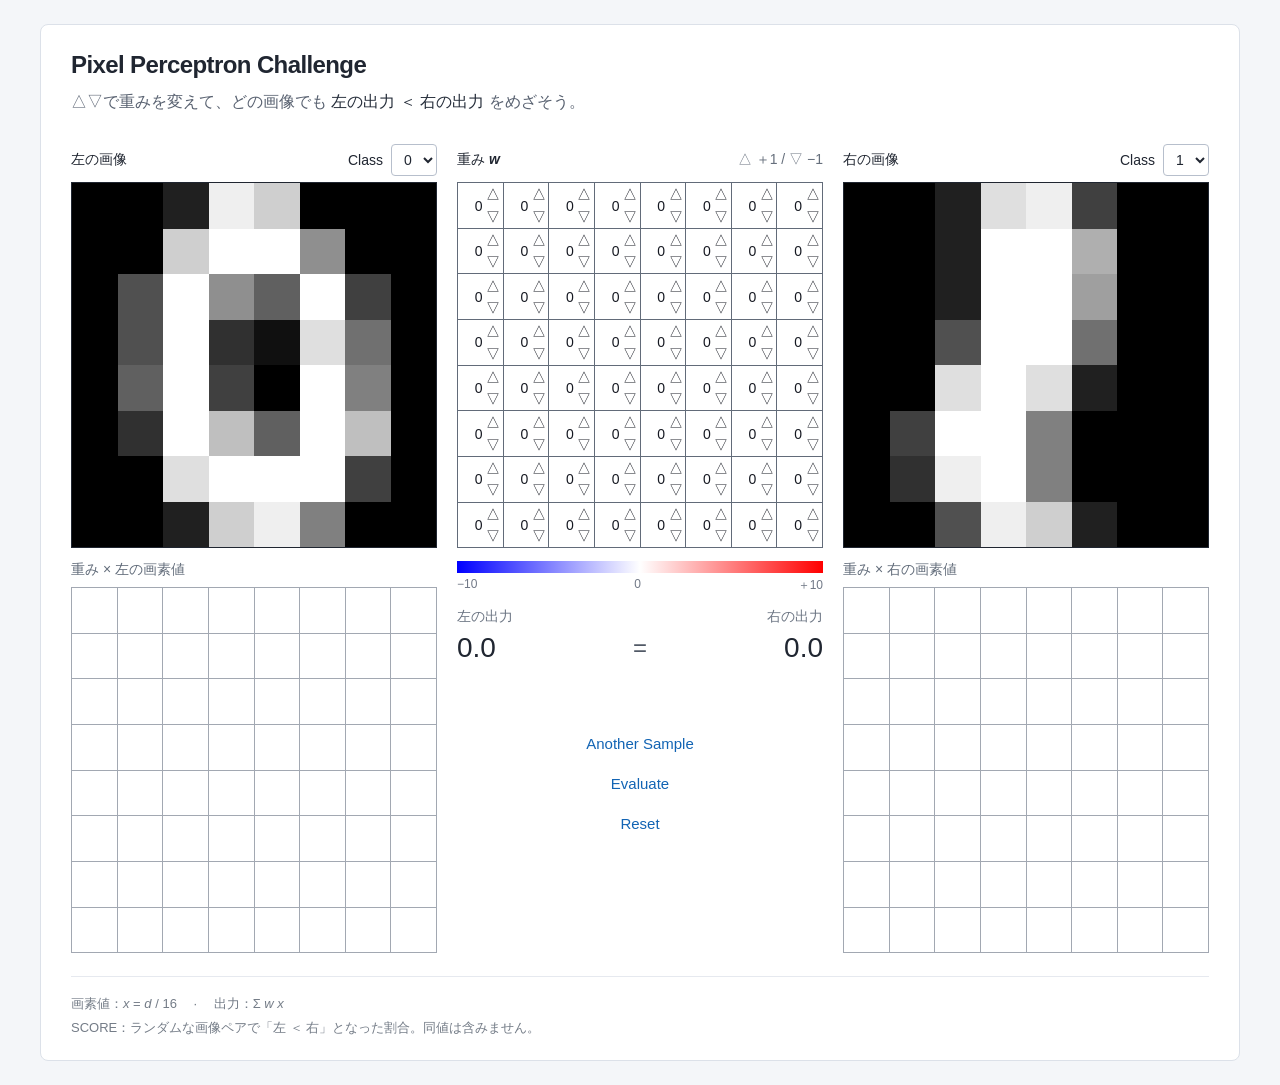
<file: pixel-perceptron/index.html>
<!doctype html>
<html lang="ja">
  <head>
    <meta charset="UTF-8" />
    <meta name="viewport" content="width=device-width, initial-scale=1.0" />
    <meta name="description" content="8×8の手書き数字と重みを使って、パーセプトロンの計算を体験する教材。" />
    <meta name="theme-color" content="#ffffff" />
    <link rel="icon" type="image/svg+xml" href="data:image/svg+xml,%3Csvg xmlns='http://www.w3.org/2000/svg' viewBox='0 0 32 32'%3E%3Crect width='32' height='32' rx='5' fill='white'/%3E%3Cpath d='M4 5h10v10H4zM4 18h10v10H4z' fill='%232b50dd'/%3E%3Cpath d='M18 5h10v10H18zM18 18h10v10H18z' fill='%23e63b44'/%3E%3C/svg%3E" />
    <title>Pixel Perceptron Challenge</title>
    <script type="module" crossorigin src="./assets/index-CZPgfAQG.js"></script>
    <link rel="stylesheet" crossorigin href="./assets/index-YJR_rQBl.css">
  </head>
  <body>
    <div id="app"></div>
    <noscript>このアプリを使うにはJavaScriptを有効にしてください。</noscript>
  </body>
</html>
</file>
<file: pixel-perceptron/assets/index-YJR_rQBl.css>
:root{font-family:Arial,Noto Sans JP,Hiragino Kaku Gothic ProN,Meiryo,sans-serif;color:#202631;background:#f4f6f9;font-synthesis:none;text-rendering:optimizeLegibility;-webkit-font-smoothing:antialiased;color-scheme:light}*{box-sizing:border-box}body{margin:0;min-width:320px}button,select{font:inherit}button{cursor:pointer;touch-action:manipulation}button:focus-visible,select:focus-visible{outline:3px solid #1762d2;outline-offset:2px;z-index:1}.workshop{max-width:1200px;margin:24px auto;padding:26px 30px 18px;background:#fff;border:1px solid #dce1e9;border-radius:8px}.page-header{margin-bottom:22px}h1{font-size:1.5rem;font-weight:650;letter-spacing:-.025em;margin:0 0 9px}.page-header p{font-size:1rem;line-height:1.7;margin:0;color:#586170}.page-header strong{color:#252d3a;font-weight:600;white-space:nowrap}.board{display:grid;grid-template-columns:repeat(3,minmax(0,1fr));grid-template-areas:"left-image weights right-image" "left-contribution results right-contribution";column-gap:20px;row-gap:13px;align-items:start}.left-image{grid-area:left-image}.right-image{grid-area:right-image}.weights-panel{grid-area:weights}.left-contribution{grid-area:left-contribution}.right-contribution{grid-area:right-contribution}.results-panel{grid-area:results}.board>*{min-width:0}.panel-heading{height:45px;display:flex;align-items:center;justify-content:space-between;gap:8px;font-size:.875rem;font-weight:600}.panel-heading label{display:flex;align-items:center;gap:8px;font-weight:400}select{border:1px solid #b7bfcc;border-radius:4px;background:#fff;padding:4px 8px;color:#202631;min-height:32px}.quiet{color:#666f7c;font-weight:400}.pixel-grid,.weight-grid{display:grid;grid-template-columns:repeat(8,minmax(0,1fr));grid-template-rows:repeat(8,minmax(0,1fr));aspect-ratio:1;width:100%}.pixel{min-width:0;min-height:0}.digit-grid{background:#000;border:1px solid #202631}.weight-grid{border-top:1px solid #626b79;border-left:1px solid #626b79}.weight-cell{display:grid;grid-template-columns:minmax(0,1fr) 19px;border-right:1px solid #626b79;border-bottom:1px solid #626b79;min-width:0;min-height:0}.weight-value{align-self:center;padding:2px 1px 2px 3px;font-size:.875rem;font-variant-numeric:tabular-nums;text-align:right;overflow-x:auto;scrollbar-width:none}.weight-value::-webkit-scrollbar{display:none}.steppers{display:grid;grid-template-rows:repeat(2,minmax(0,1fr));min-height:0}.steppers button{border:0;background:transparent;color:inherit;padding:0;font-size:.875rem;line-height:1;min-height:0;display:grid;place-items:center}.steppers button:hover{background:#00000016}.steppers button:active{background:#0000002a}.subheading{font-size:.875rem;color:#626c7a;margin-bottom:8px}.contribution-grid{border-top:1px solid #a2a8b2;border-left:1px solid #a2a8b2}.contribution-grid .pixel{border-right:1px solid #a2a8b2;border-bottom:1px solid #a2a8b2}.legend{margin-top:0}.color-bar{height:12px;background:linear-gradient(to right,#00f,#fff,red)}.legend-labels{display:flex;justify-content:space-between;color:#707886;font-size:.75rem;margin-top:4px;font-variant-numeric:tabular-nums}.output-labels{display:flex;justify-content:space-between;margin-top:14px;color:#6d7684;font-size:.875rem}.outputs{display:grid;grid-template-columns:minmax(0,1fr) 34px minmax(0,1fr);align-items:center;margin-top:6px;font-size:1.75rem;font-variant-numeric:tabular-nums}.output-value{overflow-x:auto;white-space:nowrap;scrollbar-width:thin}#output-right{text-align:right}.relation{text-align:center;font-size:1.5rem;color:#515966}.message{min-height:36px;line-height:1.4;text-align:center;margin:10px 0 14px;font-size:1.5rem;font-variant-numeric:tabular-nums}.good{color:#196a42}.bad{color:#a33b2f}.score{color:#202631}.actions{display:flex;flex-direction:column;align-items:center;gap:1px}.actions button{border:0;background:transparent;color:#1264b4;font-size:.9375rem;min-height:39px;padding:8px 16px;border-radius:4px}.actions button:hover{background:#edf5ff}.actions button:active{background:#dceaff}footer{margin-top:23px;padding-top:14px;border-top:1px solid #e6e9ef;color:#747c87;font-size:.8125rem;line-height:1.6}footer p{margin:3px 0}@media(max-width:1100px)and (min-width:761px){.workshop{margin:12px;padding:18px}.board{column-gap:12px;grid-template-columns:minmax(0,1fr) minmax(320px,1.12fr) minmax(0,1fr)}}@media(max-width:760px){.workshop{margin:0;padding:18px 16px;border:0;border-radius:0}h1{font-size:1.25rem}.page-header{margin-bottom:12px}.page-header p{font-size:.9375rem}.board{grid-template-columns:repeat(2,minmax(0,1fr));grid-template-areas:"left-image right-image" "weights weights" "results results" "left-contribution right-contribution";gap:16px}.weights-panel,.results-panel{width:100%;max-width:432px;justify-self:center}.panel-heading{font-size:.875rem;gap:4px}.panel-heading label{gap:4px}.weight-grid{min-height:320px}.weight-cell{grid-template-columns:minmax(0,1fr) 22px}.message{margin-bottom:7px}.actions{flex-direction:row;justify-content:center;gap:0;flex-wrap:wrap}.actions button{min-height:44px;padding:8px 12px}.subheading{font-size:.8125rem}footer{margin-top:18px}}@media(max-width:360px){.workshop{padding:14px 10px}.board{gap:12px}.panel-heading>span{font-size:.8125rem}.weight-cell{grid-template-columns:minmax(0,1fr) 20px}}
</file>
